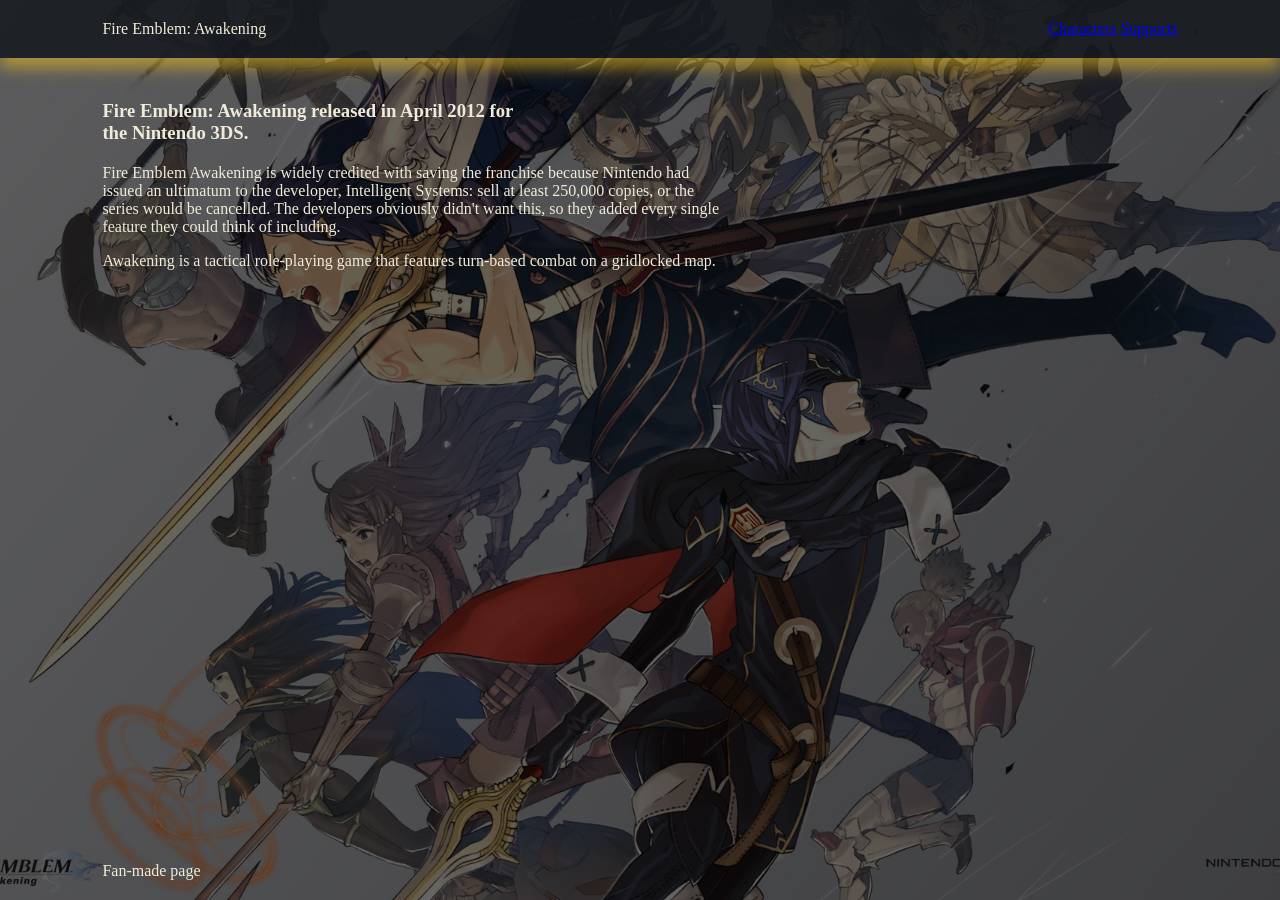
<file: index.html>
<!DOCTYPE html>
<html lang="en">
<head>
	<meta charset="UTF-8">
	<meta name="viewport" content="width=device-width, initial-scale=1.0">
	<link rel="stylesheet" href="/root/FEA.css">
	<title>Fire Emblem: Awakening</title>
</head>
<body>
	<header class="topbar">
		<a class="title">Fire Emblem: Awakening</a>
		<nav>
			<a href="/root/characters.html">Characters</a>
			<a href="/root/Support.html">Supports</a>
		</nav>
	</header>

	<main class="home-copy">
		<h3>Fire Emblem: Awakening released in April 2012 for the Nintendo 3DS.</h3>
		<p>Fire Emblem Awakening is widely credited with saving the franchise because Nintendo had issued an ultimatum to the developer, Intelligent Systems: sell at least 250,000 copies, or the series would be cancelled. The developers obviously didn't want this, so they added every single feature they could think of including.</p>
		<p>Awakening is a tactical role-playing game that features turn-based combat on a gridlocked map.</p>
	</main>

	<footer>
		<span>Fan-made page</span>
	</footer>
</body>
</html>
</file>
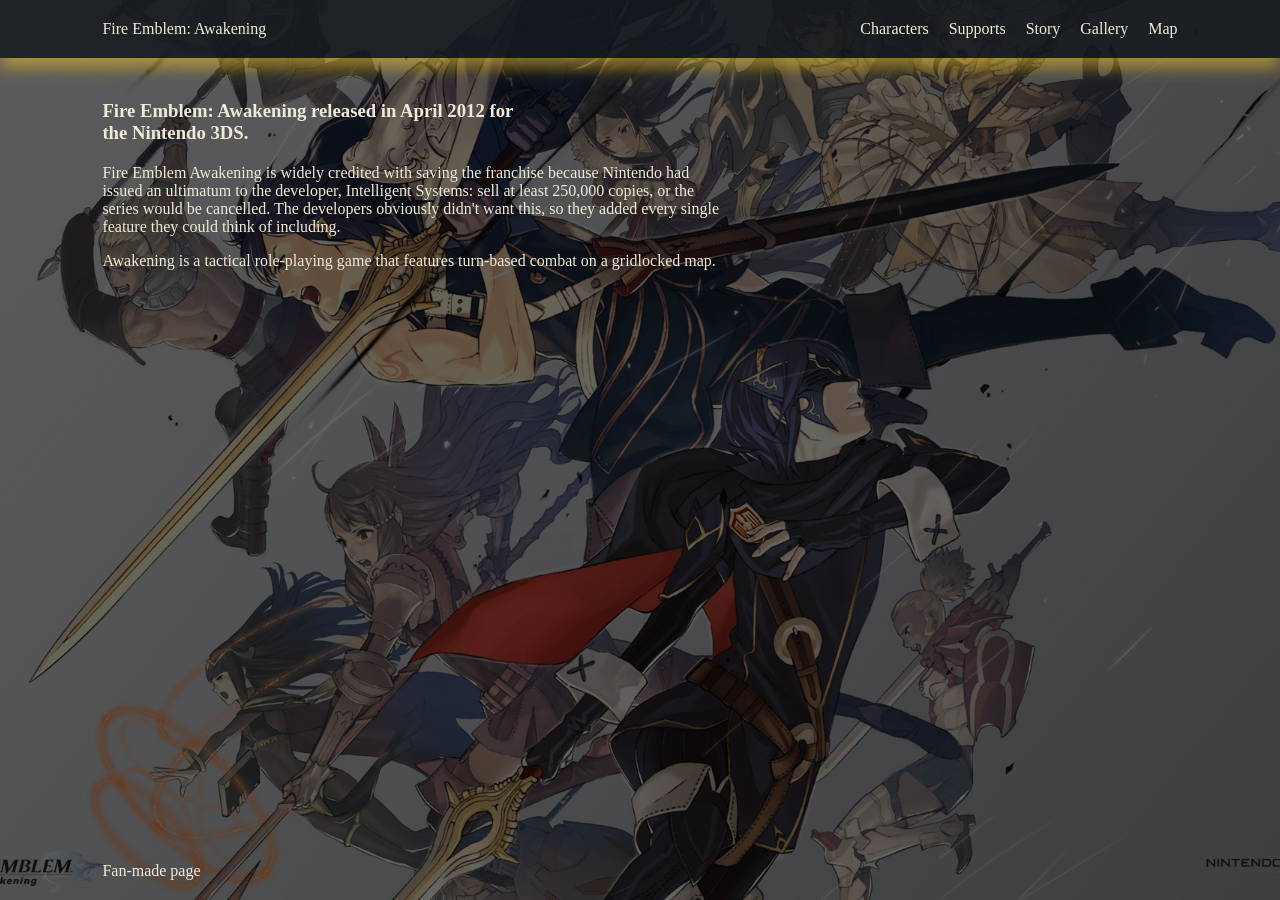
<file: root/index.html>
<!DOCTYPE html>
<html lang="en">
<head>
	<meta charset="UTF-8">
	<meta name="viewport" content="width=device-width, initial-scale=1.0">
	<link rel="stylesheet" href="FEA.css">
	<title>Fire Emblem: Awakening</title>
</head>
<body>
	<header class="topbar">
		<a href="index.html" class="title">Fire Emblem: Awakening</a>
		<button type="button" class="nav-toggle" aria-expanded="false" aria-controls="site-nav" aria-label="Toggle navigation">
			☰
		</button>
		<nav id="site-nav" class="site-nav">
			<a href="characters.html">Characters</a>
			<a href="Support.html">Supports</a>
			<a href="story.html">Story</a>
			<a href="gallery.html">Gallery</a>
			<a href="map.html">Map</a>
		</nav>
	</header>

	<main class="home-copy">
		<h3>Fire Emblem: Awakening released in April 2012 for the Nintendo 3DS.</h3>
		<p>Fire Emblem Awakening is widely credited with saving the franchise because Nintendo had issued an ultimatum to the developer, Intelligent Systems: sell at least 250,000 copies, or the series would be cancelled. The developers obviously didn't want this, so they added every single feature they could think of including.</p>
		<p>Awakening is a tactical role-playing game that features turn-based combat on a gridlocked map.</p>
	</main>

	<div class="video-wrap">
		<iframe
			src="https://www.youtube.com/embed/n-BB3KbVUYI?si=IgDlD2vNKwWwJLk4"
			title="YouTube video player"
			allow="accelerometer; autoplay; clipboard-write; encrypted-media; gyroscope; picture-in-picture; web-share"
			referrerpolicy="strict-origin-when-cross-origin"
			allowfullscreen>
		</iframe>
	</div>

	<footer>
		<span>Fan-made page</span>
	</footer>

<script src="backend/mobileButton.js"></script>
</body>
</html>
</file>
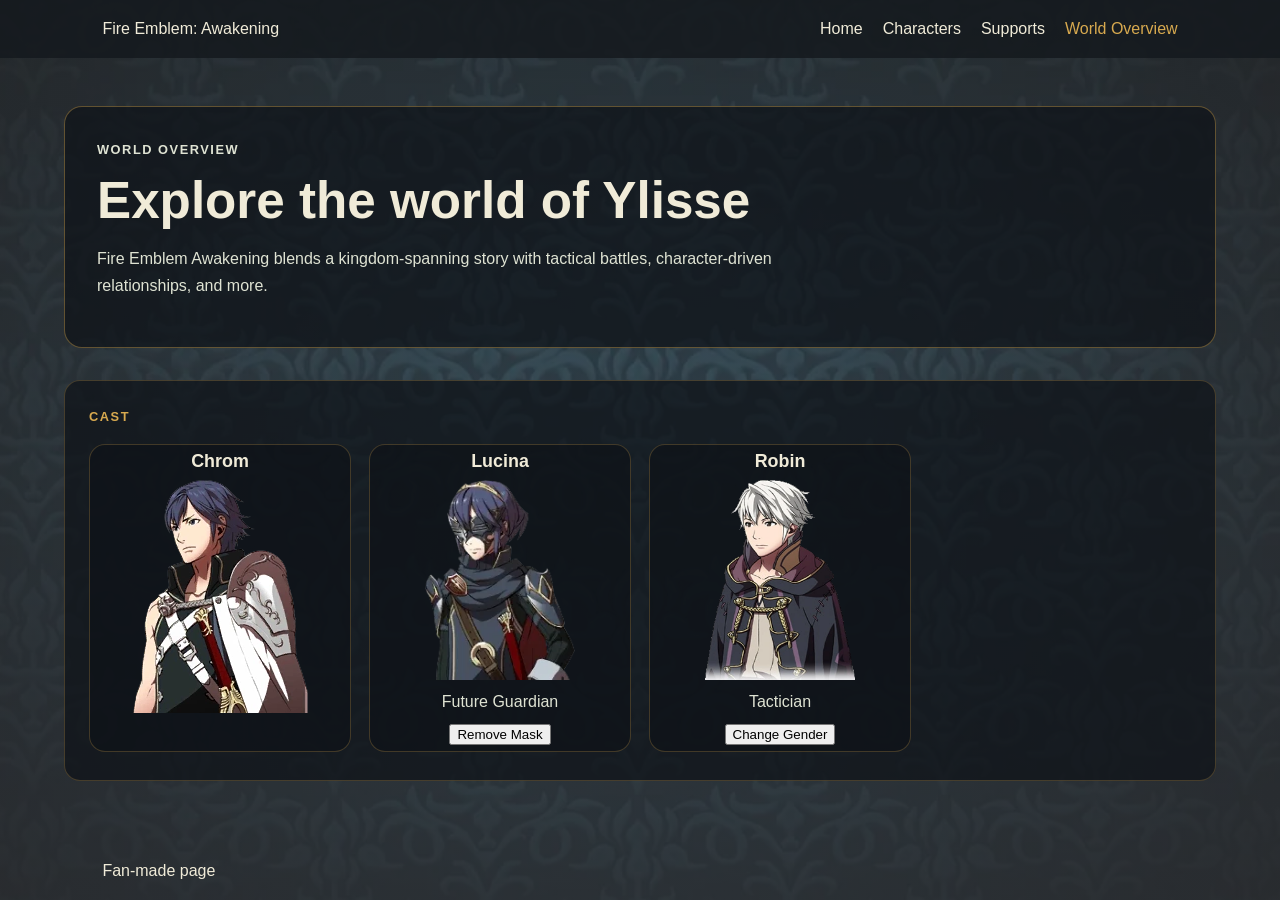
<file: frontend/map.html>
<!DOCTYPE html>
<html lang="en">
  <head>
    <meta charset="UTF-8" />
    <meta name="viewport" content="width=device-width, initial-scale=1.0" />
    <title>Fire Emblem Awakening Overview</title>
    <link rel="stylesheet" href="/frontend/mapScreen.css" />
    <script src="/backend/characterSwitch.js" defer></script>
  </head>
  <body>
    <header class="topbar">
      <a class="title" href="/frontend/home.html">Fire Emblem: Awakening</a>
      <nav>
        <a href="/frontend/home.html">Home</a>
        <a href="/frontend/map.html#characters">Characters</a>
        <a href="/frontend/map.html#supports">Supports</a>
        <a class="selected" href="/frontend/map.html">World Overview</a>
      </nav>
    </header>

    <main class="overview-page">
      <section class="hero">
        <div class="hero-copy">
          <p class="eyebrow">World Overview</p>
          <h1>Explore the world of Ylisse</h1>
          <p>
            Fire Emblem Awakening blends a kingdom-spanning story with tactical battles,
            character-driven relationships, and more.
          </p>
        </div>
      </section>

      <section class="overview-section">
        <div class="section-heading">
          <p class="eyebrow">Cast</p>
        </div>

        <div class="character-list" id="characters">
          <div class="character-card">
            <span class="character-name">Chrom</span>
            <img src="/img/Chrom.png" alt="Chrom" class="character-image" />
          </div>
          <div class="character-card">
            <span class="character-name">Lucina</span>
            <img src="/img/Marth.png" alt="Lucina" class="character-image" width="150" height="200" />
            <span class="character-role">Future Guardian</span>
            <button class="character-button change-img">Remove Mask</button>
          </div>
          <div class="character-card">
            <span class="character-name">Robin</span>
            <img src="/img/Robin.png" alt="Robin" class="character-image" width="150" height="200" />
            <span class="character-role">Tactician</span>
            <button class="character-button change-img">Change Gender</button>
          </div>
        </div>
      </section>
    </main>

    <footer>
      <span>Fan-made page</span>
    </footer>
  </body>
</html>
</file>
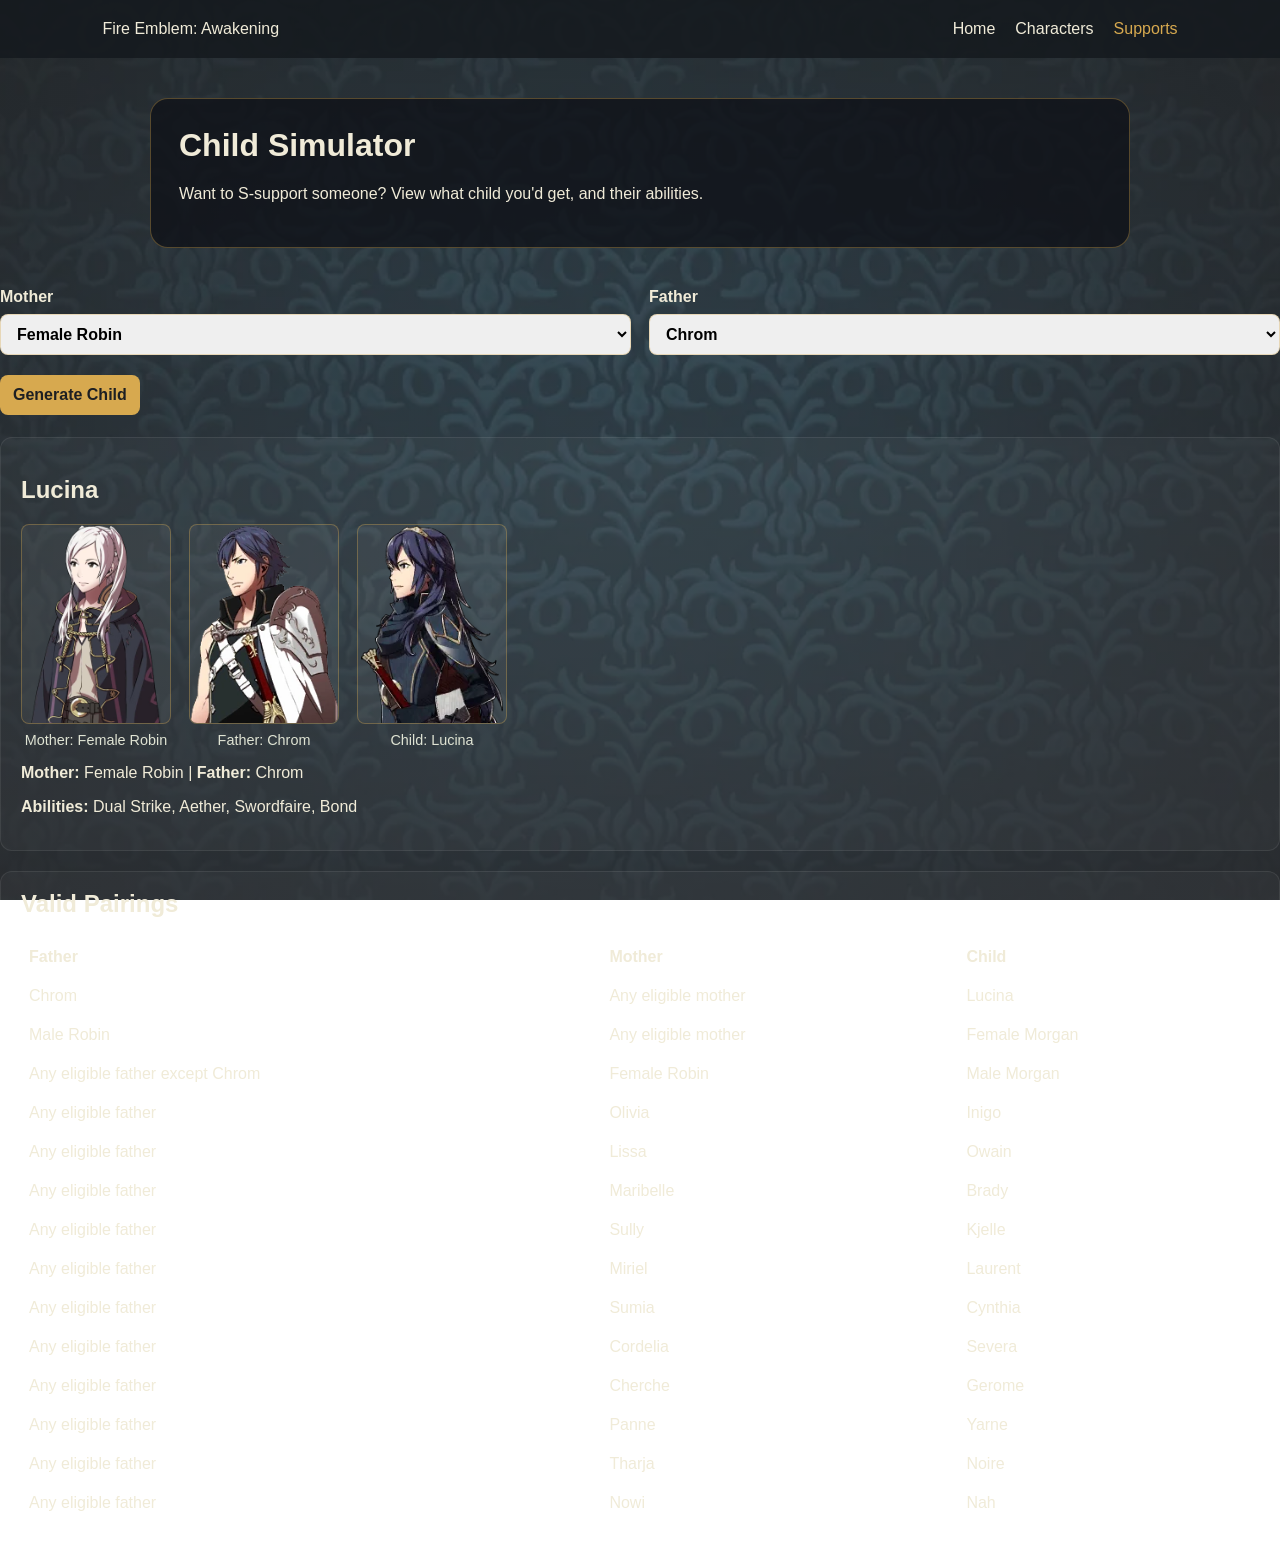
<file: frontend/Support.html>
<!DOCTYPE html>
<html lang="en">
<head>
    <meta charset="UTF-8">
    <meta name="viewport" content="width=device-width, initial-scale=1.0">
    <title>Awakening Support Simulator</title>
    <link rel="stylesheet" href="support.css">
</head>
<body>
    <header class="topbar">
        <a class="title" href="index.html">Fire Emblem: Awakening</a>
        <nav>
            <a href="index.html">Home</a>
            <a href="characters.html">Characters</a>
            <a class="selected" href="Support.html">Supports</a>
        </nav>
    </header>

    <div class="panel">
        <h1>Child Simulator</h1>
        <p>Want to S-support someone? View what child you'd get, and their abilities.</p>
    </div>

        <div class="controls">
            <label>
                Mother
                <select id="motherSelect"></select>
            </label>

            <label>
                Father
                <select id="fatherSelect"></select>
            </label>
        </div>

        <button id="generateBtn">Generate Child</button>

        <div id="result" class="result">
            <h2>Child</h2>
            <p>Choose a mother and father to see the result.</p>
        </div>

        <div class="family-legend" id="familyLegend">
            <h2>Valid Pairings</h2>
            <table>
                <thead>
                    <tr>
                        <th>Father</th>
                        <th>Mother</th>
                        <th>Child</th>
                    </tr>
                </thead>
                <tbody></tbody>
            </table>
        </div>
    </div>

    <script src="../backend/childSystem.js" defer></script>
</body>
</html>
</file>
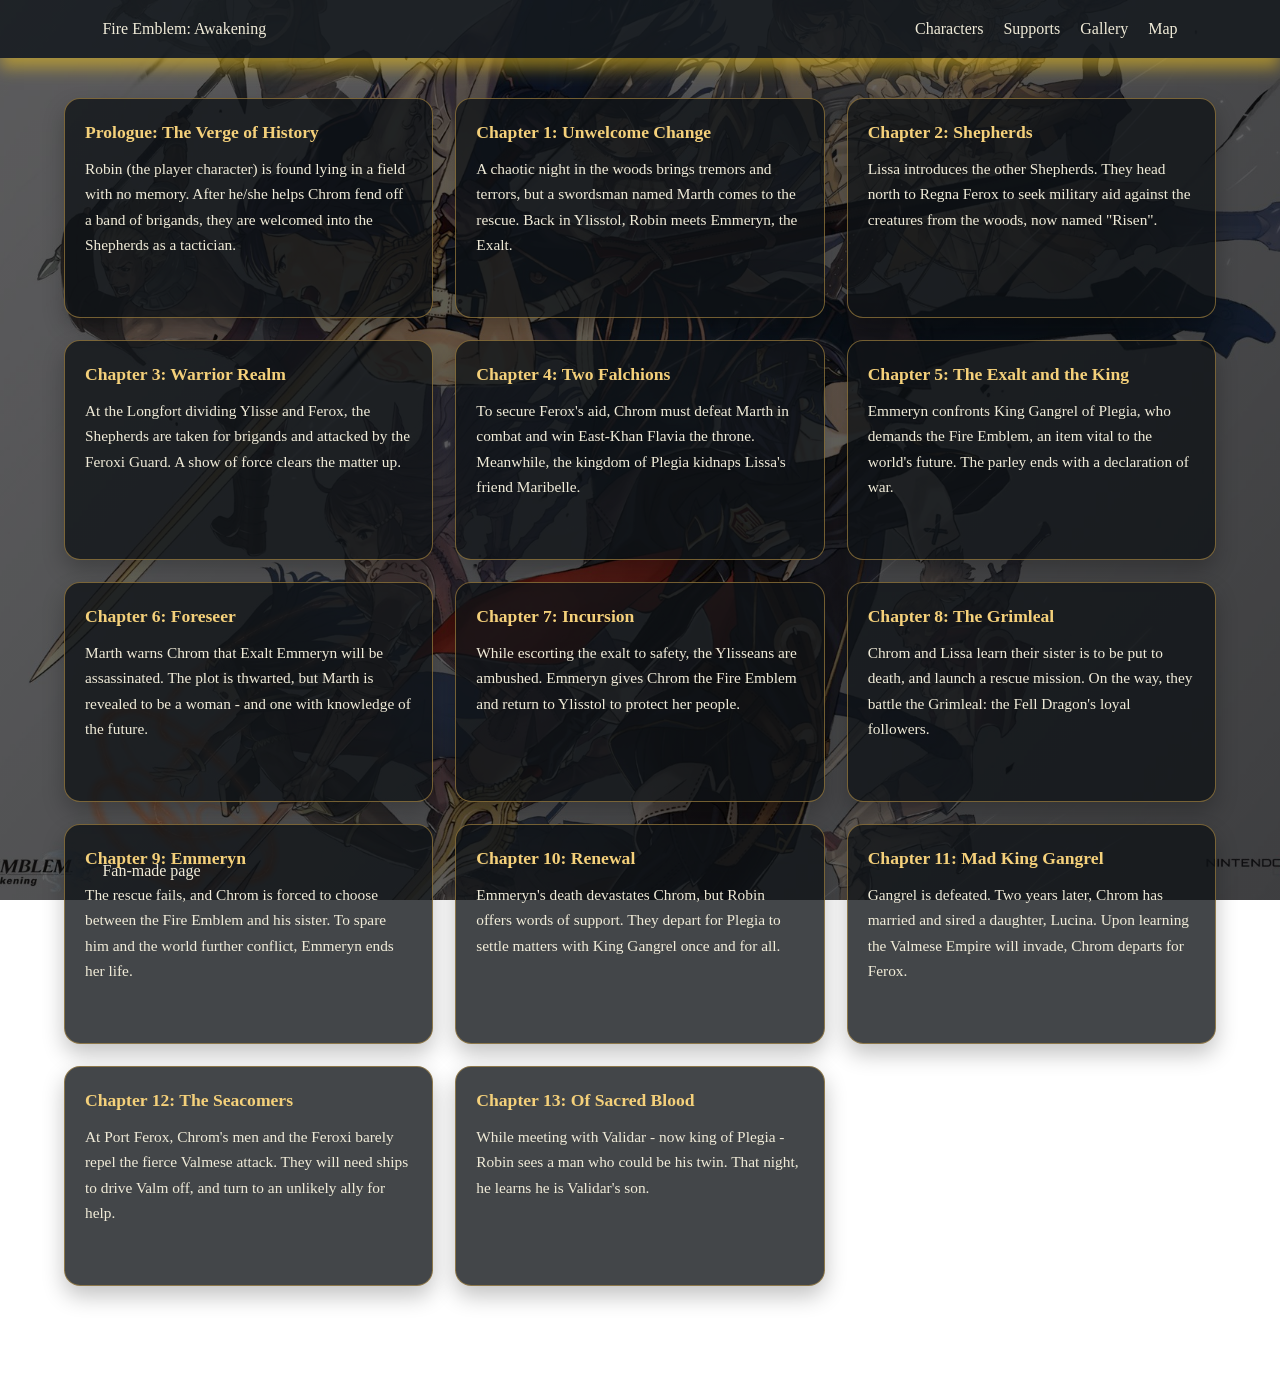
<file: root/story.html>
<!DOCTYPE html>
<html lang="en">
<head>
	<meta charset="UTF-8">
	<meta name="viewport" content="width=device-width, initial-scale=1.0">
	<link rel="stylesheet" href="FEA.css">
	<style>
		.story-container {
			display: grid;
			grid-template-columns: repeat(3, minmax(240px, 1fr));
			gap: 22px;
			margin: 40px auto 110px;
			max-width: 1200px;
			padding: 0 5%;
		}

		.story-card {
			background: rgba(15, 18, 22, 0.78);
			border: 1px solid rgba(215, 169, 79, 0.5);
			border-radius: 16px;
			box-shadow: 0 10px 22px rgba(0, 0, 0, 0.24);
			padding: 22px 20px 18px;
			min-height: 220px;
			width: 100%;
			box-sizing: border-box;
			transition: transform 0.2s ease, border-color 0.2s ease, box-shadow 0.2s ease;
		}

		.story-card:hover {
			transform: translateY(-2px);
			border-color: rgba(244, 208, 122, 0.9);
			box-shadow: 0 14px 26px rgba(0, 0, 0, 0.28);
		}

		.story-card h2,
		.story-card h3 {
			color: #f4d07a;
			margin: 0 0 12px;
			font-size: 1.1rem;
			line-height: 1.3;
		}

		.story-card p {
			margin: 0;
			color: #f0ebd8;
			line-height: 1.65;
			font-size: 0.96rem;
		}

		@media (max-width: 900px) {
			.story-container {
				grid-template-columns: repeat(2, minmax(220px, 1fr));
			}
		}

		@media (max-width: 600px) {
			.story-container {
				grid-template-columns: 1fr;
			}
		}
	</style>
	<title>Fire Emblem: Awakening</title>
</head>
<body>
	<header class="topbar">
		<a class="title" href="index.html">Fire Emblem: Awakening</a>
		<button type="button" class="nav-toggle" aria-expanded="false" aria-controls="site-nav" aria-label="Toggle navigation">
			☰
		</button>
		<nav id="site-nav" class="site-nav">
			<a href="characters.html">Characters</a>
			<a href="Support.html">Supports</a>
            <a href="gallery.html">Gallery</a>
            <a href="map.html">Map</a>
		</nav>
	</header>

    <main class="story-container">
        <article class="story-card">
            <h2>Prologue: The Verge of History</h2>
            <p>Robin (the player character) is found lying in a field with no memory.
            After he/she helps Chrom fend off a band of brigands, they are welcomed into the Shepherds as a tactician.</p>
        </article>

        <article class="story-card">
            <h2>Chapter 1: Unwelcome Change</h2>
            <p>A chaotic night in the woods brings tremors and terrors, but a swordsman named Marth comes to the rescue.
            Back in Ylisstol, Robin meets Emmeryn, the Exalt.
            </p>
        </article>

        <article class="story-card">
            <h2>Chapter 2: Shepherds</h2>
            <p>Lissa introduces the other Shepherds. They head north to Regna Ferox to seek military aid against
                the creatures from the woods, now named "Risen".
            </p>
        </article>

        <article class="story-card">
            <h3>Chapter 3: Warrior Realm</h3>
            <p>
            At the Longfort dividing Ylisse and Ferox, the Shepherds are taken for brigands and attacked by the Feroxi
            Guard. A show of force clears the matter up.
            </p>
        </article>

        <article class="story-card">
            <h2>Chapter 4: Two Falchions</h2>
            <p>
            To secure Ferox's aid, Chrom must defeat Marth in combat and win East-Khan Flavia the throne.
            Meanwhile, the kingdom of Plegia kidnaps Lissa's friend Maribelle.
            </p>
        </article>

        <article class="story-card">
            <h2>Chapter 5: The Exalt and the King</h2>
            <p>
            Emmeryn confronts King Gangrel of Plegia, who demands the Fire Emblem, an item vital to the world's future.
            The parley ends with a declaration of war.
            </p>
        </article>

        <article class="story-card">
            <h2>Chapter 6: Foreseer</h2>
            <p>
            Marth warns Chrom that Exalt Emmeryn will be assassinated. The plot is thwarted, but Marth is revealed to be
            a woman - and one with knowledge of the future.
            </p>
        </article>

        <article class="story-card">
            <h2>Chapter 7: Incursion</h2>
            <p>
            While escorting the exalt to safety, the Ylisseans are ambushed. Emmeryn gives Chrom the Fire Emblem and
            return to Ylisstol to protect her people.
            </p>
        </article>

        <article class="story-card">
            <h2>Chapter 8: The Grimleal</h2>
            <p>
            Chrom and Lissa learn their sister is to be put to death, and launch a rescue mission. On the way, they battle
            the Grimleal: the Fell Dragon's loyal followers.
            </p>
        </article>

        <article class="story-card">
            <h2>Chapter 9: Emmeryn</h2>
            <p>
            The rescue fails, and Chrom is forced to choose between the Fire Emblem and his sister. To spare him and the world
            further conflict, Emmeryn ends her life.
            </p>
        </article>

        <article class="story-card">
            <h2>Chapter 10: Renewal</h2>
            <p>
            Emmeryn's death devastates Chrom, but Robin offers words of support. They depart for Plegia to settle matters
            with King Gangrel once and for all.
            </p>
        </article>

        <article class="story-card">
            <h2>Chapter 11: Mad King Gangrel</h2>
            <p>
            Gangrel is defeated. Two years later, Chrom has married and sired a daughter, Lucina. Upon learning
            the Valmese Empire will invade, Chrom departs for Ferox.
            </p>
        </article>

        <article class="story-card">
            <h2>Chapter 12: The Seacomers</h2>
            <p>
            At Port Ferox, Chrom's men and the Feroxi barely repel the fierce Valmese attack. They will need ships to drive Valm off,
            and turn to an unlikely ally for help.
            </p>
        </article>

        <article class="story-card">
            <h2>Chapter 13: Of Sacred Blood</h2>
            <p>
            While meeting with Validar - now king of Plegia - Robin sees a man who could be his twin. That night, he learns
            he is Validar's son.
            </p>
        </article>
    </main>

    <script src="backend/mobileButton.js"></script>

	<footer>
		<span>Fan-made page</span>
	</footer>
</body>
</html>
</file>
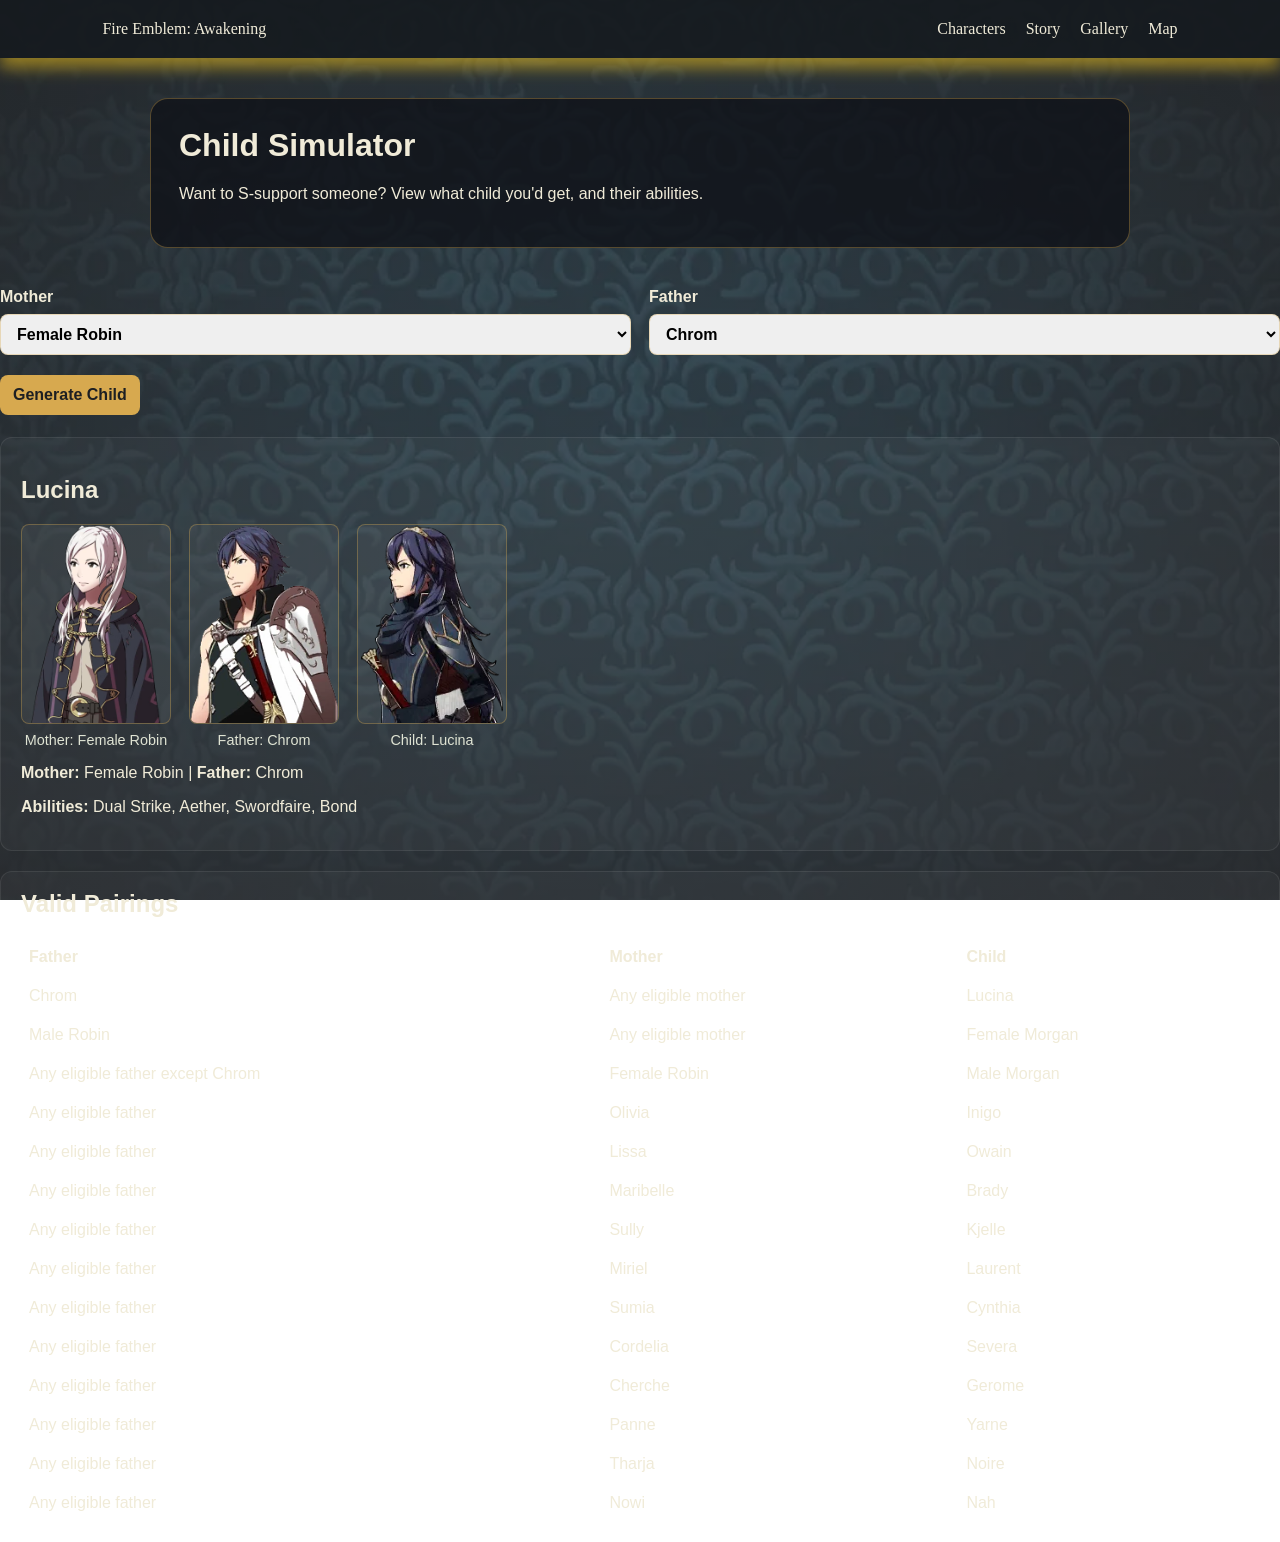
<file: root/Support.html>
<!DOCTYPE html>
<html lang="en">
<head>
    <meta charset="UTF-8">
    <meta name="viewport" content="width=device-width, initial-scale=1.0">
    <title>Awakening Support Simulator</title>
    <link rel="stylesheet" href="support.css">
</head>
<body>
    <header class="topbar">
        <a class="title" href="index.html">Fire Emblem: Awakening</a>
        <button type="button" class="nav-toggle" aria-expanded="false" aria-controls="site-nav" aria-label="Toggle navigation">
            ☰
        </button>
        <nav id="site-nav" class="site-nav">
            <a href="characters.html">Characters</a>
            <a href="story.html">Story</a>
            <a href="gallery.html">Gallery</a>
            <a href="map.html">Map</a>
        </nav>
    </header>

    <div class="panel">
        <h1>Child Simulator</h1>
        <p>Want to S-support someone? View what child you'd get, and their abilities.</p>
    </div>

        <div class="controls">
            <label>
                Mother
                <select id="motherSelect"></select>
            </label>

            <label>
                Father
                <select id="fatherSelect"></select>
            </label>
        </div>

        <button id="generateBtn">Generate Child</button>

        <div id="result" class="result">
            <h2>Child</h2>
            <p>Choose a mother and father to see the result.</p>
        </div>

        <div class="family-legend" id="familyLegend">
            <h2>Valid Pairings</h2>
            <table>
                <thead>
                    <tr>
                        <th>Father</th>
                        <th>Mother</th>
                        <th>Child</th>
                    </tr>
                </thead>
                <tbody></tbody>
            </table>
        </div>
    </div>

    <script src="backend/mobileButton.js"></script>
    <script src="backend/childSystem.js" defer></script>
</body>
</html>
</file>
<file: root/FEA.css>
body {
  background-image: linear-gradient(rgba(0, 0, 0, 0.6), rgba(0, 0, 0, 0.6)), url('img/charactersBG.jpg');
  background-size: cover;
  background-position: center;
  background-attachment: fixed;
  background-repeat: no-repeat;
  color: #f0ebd8;
  margin: 0;
  min-height: 100vh;
}

.topbar {
  align-items: center;
  background: rgba(20, 25, 30, 0.85);
  box-sizing: border-box;
  display: flex;
  gap: 20px;
  justify-content: space-between;
  padding: 20px 8%;
  width: 100%;
  position: relative;
box-shadow: 0px 10px 15px 0px rgba(255, 205, 26, 0.5);
-webkit-box-shadow: 0px 10px 15px 0px rgba(255, 205, 26, 0.5);
}

.title,
.site-nav a {
  color: #f0ebd8;
  text-decoration: none;
}

.title {
  white-space: nowrap;
}

.site-nav {
  display: flex;
  flex-wrap: wrap;
  gap: 20px;
  justify-content: flex-end;
}

.site-nav a:hover,
.site-nav .selected {
  color: #d7a94f;
}

.nav-toggle {
  display: none;
  background: transparent;
  border: 1px solid rgba(240, 235, 216, 0.6);
  border-radius: 6px;
  color: #f0ebd8;
  cursor: pointer;
  font-size: 1.5rem;
  line-height: 1;
  padding: 6px 10px;
  touch-action: manipulation;
  -webkit-tap-highlight-color: transparent;
  user-select: none;
}

.nav-toggle:hover,
.nav-toggle:focus-visible {
  background: rgba(255, 255, 255, 0.06);
  border-color: rgba(240, 235, 216, 0.9);
}

.nav-toggle:active,
.nav-toggle.is-active {
  background: rgba(215, 169, 79, 0.18);
  border-color: rgba(215, 169, 79, 0.8);
  box-shadow: 0 0 0 2px rgba(215, 169, 79, 0.25);
  transform: translateY(1px) scale(0.99);
}

/* Immediate pressed feedback for touch/pointer */
.nav-toggle.is-pressed {
  background: rgba(215, 169, 79, 0.26);
  border-color: rgba(215, 169, 79, 0.95);
  box-shadow: 0 8px 20px rgba(215, 169, 79, 0.12), 0 0 0 4px rgba(215, 169, 79, 0.10);
  transform: translateY(1px) scale(0.985);
}

.story-container {
  display: grid;
  grid-template-columns: repeat(3, minmax(220px, 1fr));
  gap: 22px;
  margin: 40px auto 110px;
  max-width: 1200px;
  padding: 0 5%;
}

.story-card {
  background: rgba(15, 18, 22, 0.72);
  border: 1px solid rgba(215, 169, 79, 0.45);
  border-radius: 16px;
  box-shadow: 0 10px 24px rgba(0, 0, 0, 0.22);
  padding: 28px 30px;
  min-height: 240px;
  width: 100%;
  max-width: none;
  justify-self: stretch;
}

@media (max-width: 900px) {
  .story-container {
    grid-template-columns: repeat(2, minmax(220px, 1fr));
  }
}

@media (max-width: 700px) {
  .topbar {
    flex-wrap: wrap;
    justify-content: space-between;
  }

  .nav-toggle {
    display: inline-flex;
    align-items: center;
    justify-content: center;
    position: relative;
    pointer-events: auto;
  }

  .site-nav {
    display: none;
    width: 100%;
    flex-direction: column;
    align-items: center;
    gap: 12px;
    padding-top: 12px;
    position: relative;
    z-index: 1;
  }

  .site-nav.is-open {
    display: flex;
  }

  .story-container {
    grid-template-columns: 1fr;
  }

  img{
    width: 50%;
  }

  
}

.story-card h2,
.story-card h3 {
  color: #f4d07a;
  margin: 0 0 10px;
}

.story-card p {
  color: #f0ebd8;
  line-height: 1.7;
  margin: 0;
}

footer {
  bottom: 0;
  display: flex;
  justify-content: space-between;
  padding: 20px 8%;
  position: fixed;
  width: 84%;
}

.home-copy {
  margin: 42px 8% 100px;
  max-width: 620px;
}

.home-copy h3 {
  margin: 0 0 20px;
  max-width: 420px;
}

.home-copy p {
  margin: 0 0 16px;
}

.video-wrap {
  margin: 30px 8% 0;
  max-width: 760px;
}

.video-wrap iframe {
  border: 0;
  border-radius: 12px;
  display: block;
  width: min(100%, 700px);
  aspect-ratio: 16 / 9;
  height: auto;
}

@media (min-width: 650px) {
  nav {
    gap: 30px;
  }
}

.image{
  display: flex;
  flex-direction: column;
  align-items: center;
  width: 100%;
}

h2{
  margin-left: 50px;
}

.container{
  width: 100vw;
  display: flex;
  align-items: start;
}

.image img{
  width:70%;
  height:70%;
  margin: 10px 0px 10px 0px;
}
</file>
<file: frontend/mapScreen.css>
* {
  box-sizing: border-box;
}

body {
  background-image: linear-gradient(rgba(62, 64, 68, 0.55), rgba(53, 55, 59, 0.75)), url('/img/BGbg.jpg');
  background-size: cover;
  background-position: center;
  background-attachment: fixed;
  background-repeat: no-repeat;
  color: #f0ebd8;
  font-family: Arial, Helvetica, sans-serif;
  margin: 0;
  min-height: 100vh;
}

.topbar {
  align-items: center;
  background: rgba(20, 25, 30, 0.85);
  display: flex;
  justify-content: space-between;
  padding: 20px 8%;
}

.title,
nav a {
  color: #f0ebd8;
  text-decoration: none;
}

nav {
  display: flex;
  gap: 20px;
}

nav a:hover,
nav .selected {
  color: #d7a94f;
}

.overview-page {
  margin: 0 auto;
  max-width: 1200px;
  padding: 48px 24px 80px;
}

.hero {
  background: rgba(15, 18, 24, 0.72);
  border: 1px solid rgba(215, 169, 79, 0.4);
  border-radius: 18px;
  display: grid;
  gap: 24px;
  grid-template-columns: 2fr 1fr;
  margin-bottom: 32px;
  padding: 32px;
}

.hero-copy h1 {
  font-size: clamp(2.2rem, 4vw, 3.6rem);
  line-height: 1.1;
  margin: 0 0 16px;
}

.eyebrow {
  color: #d7a94f;
  font-size: 0.8rem;
  font-weight: 700;
  letter-spacing: 0.12em;
  margin: 0 0 12px;
  text-transform: uppercase;
}

.hero-copy p,
.info-card p,
.region-text,
.character-role {
  color: #dfe3d3;
  line-height: 1.7;
}

.hero-stats {
  display: grid;
  gap: 18px;
}

.hero-stats div {
  background: rgba(255, 255, 255, 0.04);
  border: 1px solid rgba(255, 255, 255, 0.08);
  border-radius: 12px;
  padding: 18px 16px;
}

.stat-label {
  color: #c2c5b8;
  display: block;
  font-size: 0.8rem;
  margin-bottom: 6px;
  text-transform: uppercase;
}

.info-grid {
  display: grid;
  gap: 24px;
  grid-template-columns: repeat(4, minmax(200px, 1fr));
  margin-bottom: 40px;
}

.info-card,
.region-item,
.character-card,
.overview-section {
  background: rgba(15, 18, 24, 0.72);
  border: 1px solid rgba(215, 169, 79, 0.25);
  border-radius: 16px;
}

.info-card {
  padding: 24px 20px;
}

.info-card h2,
.section-heading h2 {
  margin-top: 0;
}

.overview-section {
  padding: 28px 24px;
}

.section-heading {
  margin-bottom: 20px;
}

.region-list {
  display: grid;
  gap: 18px;
}

.region-item {
  display: flex;
  flex-direction: column;
  gap: 8px;
  padding: 18px 20px;
}

.region-name {
  color: #f0ebd8;
  font-size: 1.1rem;
  font-weight: 700;
}

.character-list {
  display: grid;
  gap: 18px;
  grid-template-columns: repeat(4, minmax(160px, 1fr));
}

.character-card {
  display: flex;
  align-items: center;
  flex-direction: column;
  gap: 8px;
  padding: 6px 18px;
}

.character-name {
  color: #f0ebd8;
  font-size: 1.12rem;
  font-weight: 700;
}

footer {
  bottom: 0;
  display: flex;
  justify-content: space-between;
  padding: 20px 8%;
  position: fixed;
  width: 84%;
}

@media (max-width: 900px) {
  .hero,
  .info-grid,
  .character-list {
    grid-template-columns: 1fr 1fr;
  }

  .hero {
    grid-template-columns: 1fr;
  }
}

@media (max-width: 640px) {
  .topbar,
  nav,
  footer {
    align-items: center;
    flex-direction: column;
    gap: 12px;
    text-align: center;
  }

  .info-grid,
  .character-list {
    grid-template-columns: 1fr;
  }

  .overview-page {
    padding-top: 24px;
  }
}
</file>
<file: frontend/support.css>
* {
  box-sizing: border-box;
}

body {
  background-image: linear-gradient(rgba(62, 64, 68, 0.55), rgba(53, 55, 59, 0.75)), url('/img/BGbg.jpg');
  background-size: cover;
  background-position: center;
  background-attachment: fixed;
  background-repeat: no-repeat;
  color: #f0ebd8;
  font-family: Arial, Helvetica, sans-serif;
  margin: 0;
  min-height: 100vh;
}

.panel {
  background: rgba(15, 18, 24, 0.8);
  border: 1px solid rgba(215, 169, 79, 0.35);
  border-radius: 18px;
  margin: 40px auto;
  max-width: 980px;
  padding: 28px;
}

.panel h1 {
  margin-top: 0;
}

.home {
  align-items: center;
  background: rgba(20, 25, 30, 0.9);
  border-bottom: 1px solid rgba(215, 169, 79, 0.35);
  display: flex;
  gap: 24px;
  justify-content: center;
  margin: 0 auto 28px;
  padding: 16px 24px;
}

.home a {
  color: #f0ebd8;
  font-weight: 700;
  text-decoration: none;
  transition: color 160ms ease, transform 160ms ease;
}

.home a:hover,
.home a.selected {
  color: #d7a94f;
  transform: translateY(-1px);
}

.controls {
  display: grid;
  gap: 18px;
  grid-template-columns: repeat(2, minmax(200px, 1fr));
  margin-bottom: 20px;
}

label {
  display: flex;
  flex-direction: column;
  gap: 8px;
  font-weight: 700;
}

select,
button {
  border: 1px solid rgba(215, 169, 79, 0.35);
  border-radius: 8px;
  font: inherit;
  padding: 10px 12px;
}

button {
  background: #d7a94f;
  color: #1d1f22;
  cursor: pointer;
  font-weight: 700;
  margin-bottom: 22px;
}

.result,
.family-legend {
  background: rgba(255, 255, 255, 0.03);
  border: 1px solid rgba(255, 255, 255, 0.08);
  border-radius: 12px;
  padding: 18px 20px;
}

.result {
  margin-bottom: 20px;
}

.character-images {
  display: flex;
  flex-wrap: wrap;
  gap: 18px;
  margin: 16px 0;
}

.character-image-card {
  margin: 0;
  text-align: center;
}

.character-image {
  background: rgba(255, 255, 255, 0.05);
  border: 1px solid rgba(215, 169, 79, 0.35);
  border-radius: 8px;
  display: block;
  height: 200px;
  object-fit: contain;
  width: 150px;
}

.character-image-card figcaption {
  color: #dfe3d3;
  font-size: 0.9rem;
  margin-top: 8px;
}

.family-legend h2 {
  margin-top: 0;
}

.family-legend table {
  border-collapse: collapse;
  width: 100%;
}

.family-legend th,
.family-legend td {
  border-bottom: 1px solid rgba(255, 255, 255, 0.08);
  padding: 10px 8px;
  text-align: left;
}

.family-legend tbody tr:nth-child(even) {
  background: rgba(255, 255, 255, 0.02);
}

@media (max-width: 640px) {
  .controls {
    grid-template-columns: 1fr;
  }

  .home {
    flex-wrap: wrap;
    gap: 12px 18px;
  }
}

.topbar {
  align-items: center;
  background: rgba(20, 25, 30, 0.85);
  display: flex;
  justify-content: space-between;
  padding: 20px 8%;
}

.title,
nav a {
  color: #f0ebd8;
  text-decoration: none;
}

nav {
  display: flex;
  gap: 20px;
}

nav a:hover,
nav .selected {
  color: #d7a94f;
}

.overview-page {
  margin: 0 auto;
  max-width: 1200px;
  padding: 48px 24px 80px;
}

.hero {
  background: rgba(15, 18, 24, 0.72);
  border: 1px solid rgba(215, 169, 79, 0.4);
  border-radius: 18px;
  display: grid;
  gap: 24px;
  grid-template-columns: 2fr 1fr;
  margin-bottom: 32px;
  padding: 32px;
}

.hero-copy h1 {
  font-size: clamp(2.2rem, 4vw, 3.6rem);
  line-height: 1.1;
  margin: 0 0 16px;
}

.eyebrow {
  color: #d7a94f;
  font-size: 0.8rem;
  font-weight: 700;
  letter-spacing: 0.12em;
  margin: 0 0 12px;
  text-transform: uppercase;
}

.hero-copy p,
.info-card p,
.region-text,
.character-role {
  color: #dfe3d3;
  line-height: 1.7;
}

.hero-stats {
  display: grid;
  gap: 18px;
}

.hero-stats div {
  background: rgba(255, 255, 255, 0.04);
  border: 1px solid rgba(255, 255, 255, 0.08);
  border-radius: 12px;
  padding: 18px 16px;
}

.stat-label {
  color: #c2c5b8;
  display: block;
  font-size: 0.8rem;
  margin-bottom: 6px;
  text-transform: uppercase;
}

.info-grid {
  display: grid;
  gap: 24px;
  grid-template-columns: repeat(4, minmax(200px, 1fr));
  margin-bottom: 40px;
}

.info-card,
.region-item,
.character-card,
.overview-section {
  background: rgba(15, 18, 24, 0.72);
  border: 1px solid rgba(215, 169, 79, 0.25);
  border-radius: 16px;
}

.info-card {
  padding: 24px 20px;
}

.info-card h2,
.section-heading h2 {
  margin-top: 0;
}

.overview-section {
  padding: 28px 24px;
}

.section-heading {
  margin-bottom: 20px;
}

.region-list {
  display: grid;
  gap: 18px;
}

.region-item {
  display: flex;
  flex-direction: column;
  gap: 8px;
  padding: 18px 20px;
}

.region-name {
  color: #f0ebd8;
  font-size: 1.1rem;
  font-weight: 700;
}

.character-list {
  display: grid;
  gap: 18px;
  grid-template-columns: repeat(4, minmax(160px, 1fr));
}

.character-card {
  display: flex;
  align-items: center;
  flex-direction: column;
  gap: 8px;
  padding: 6px 18px;
}

.character-name {
  color: #f0ebd8;
  font-size: 1.12rem;
  font-weight: 700;
}

footer {
  bottom: 0;
  display: flex;
  justify-content: space-between;
  padding: 20px 8%;
  position: fixed;
  width: 84%;
}

@media (max-width: 900px) {
  .hero,
  .info-grid,
  .character-list {
    grid-template-columns: 1fr 1fr;
  }

  .hero {
    grid-template-columns: 1fr;
  }
}

@media (max-width: 640px) {
  .topbar,
  nav,
  footer {
    align-items: center;
    flex-direction: column;
    gap: 12px;
    text-align: center;
  }

  .info-grid,
  .character-list {
    grid-template-columns: 1fr;
  }

  .overview-page {
    padding-top: 24px;
  }
}
</file>
<file: root/support.css>
* {
  box-sizing: border-box;
}

body {
  background-image: linear-gradient(rgba(62, 64, 68, 0.55), rgba(53, 55, 59, 0.75)), url('img/BGbg.jpg');
  background-size: cover;
  background-position: center;
  background-attachment: fixed;
  background-repeat: no-repeat;
  color: #f0ebd8;
  font-family: Arial, Helvetica, sans-serif;
  margin: 0;
  min-height: 100vh;
}

.panel {
  background: rgba(15, 18, 24, 0.8);
  border: 1px solid rgba(215, 169, 79, 0.35);
  border-radius: 18px;
  margin: 40px auto;
  max-width: 980px;
  padding: 28px;
}

.panel h1 {
  margin-top: 0;
}

.home {
  align-items: center;
  background: rgba(20, 25, 30, 0.9);
  border-bottom: 1px solid rgba(215, 169, 79, 0.35);
  display: flex;
  gap: 24px;
  justify-content: center;
  margin: 0 auto 28px;
  padding: 16px 24px;
}

.home a {
  color: #f0ebd8;
  font-weight: 700;
  text-decoration: none;
  transition: color 160ms ease, transform 160ms ease;
}

.home a:hover,
.home a.selected {
  color: #d7a94f;
  transform: translateY(-1px);
}

.controls {
  display: grid;
  gap: 18px;
  grid-template-columns: repeat(2, minmax(200px, 1fr));
  margin-bottom: 20px;
}

label {
  display: flex;
  flex-direction: column;
  gap: 8px;
  font-weight: 700;
}

select,
button {
  border: 1px solid rgba(215, 169, 79, 0.35);
  border-radius: 8px;
  font: inherit;
  padding: 10px 12px;
}

button {
  background: #d7a94f;
  color: #1d1f22;
  cursor: pointer;
  font-weight: 700;
  margin-bottom: 22px;
}

.result,
.family-legend {
  background: rgba(255, 255, 255, 0.03);
  border: 1px solid rgba(255, 255, 255, 0.08);
  border-radius: 12px;
  padding: 18px 20px;
}

.result {
  margin-bottom: 20px;
}

.character-images {
  display: flex;
  flex-wrap: wrap;
  gap: 18px;
  margin: 16px 0;
}

.character-image-card {
  margin: 0;
  text-align: center;
}

.character-image {
  background: rgba(255, 255, 255, 0.05);
  border: 1px solid rgba(215, 169, 79, 0.35);
  border-radius: 8px;
  display: block;
  height: 200px;
  object-fit: contain;
  width: 150px;
}

.character-image-card figcaption {
  color: #dfe3d3;
  font-size: 0.9rem;
  margin-top: 8px;
}

.family-legend h2 {
  margin-top: 0;
}

.family-legend table {
  border-collapse: collapse;
  width: 100%;
}

.family-legend th,
.family-legend td {
  border-bottom: 1px solid rgba(255, 255, 255, 0.08);
  padding: 10px 8px;
  text-align: left;
}

.family-legend tbody tr:nth-child(even) {
  background: rgba(255, 255, 255, 0.02);
}

@media (max-width: 700px) {
  .topbar {
    flex-wrap: wrap;
    justify-content: space-between;
  }

  .nav-toggle {
    display: inline-flex;
    align-items: center;
    justify-content: center;
    position: relative;
    pointer-events: auto;
  }

  .site-nav {
    display: none;
    width: 100%;
    flex-direction: column;
    align-items: center;
    gap: 12px;
    padding-top: 12px;
    position: relative;
    z-index: 1;
  }

  .site-nav.is-open {
    display: flex;
  }

  .controls {
    grid-template-columns: 1fr;
  }

  .home {
    flex-wrap: wrap;
    gap: 12px 18px;
  }
}

.topbar {
  align-items: center;
  background: rgba(20, 25, 30, 0.85);
  display: flex;
  justify-content: space-between;
  padding: 20px 8%;
  position: relative;
  box-shadow: 0px 10px 15px 0px rgba(255, 205, 26, 0.5);
-webkit-box-shadow: 0px 10px 15px 0px rgba(255, 205, 26, 0.5);
}

.title{
  font-family: none;
}

.title,
.site-nav a {
  color: #f0ebd8;
  text-decoration: none;
  font-family: none;
}

.site-nav {
  display: flex;
  gap: 20px;
}

.site-nav a:hover,
.site-nav .selected {
  color: #d7a94f;
}

.nav-toggle {
  display: none;
  background: transparent;
  border: 1px solid rgba(240, 235, 216, 0.6);
  border-radius: 6px;
  color: #f0ebd8;
  cursor: pointer;
  font-size: 1.5rem;
  line-height: 1;
  padding: 6px 10px;
}

.overview-page {
  margin: 0 auto;
  max-width: 1200px;
  padding: 48px 24px 80px;
}

.hero {
  background: rgba(15, 18, 24, 0.72);
  border: 1px solid rgba(215, 169, 79, 0.4);
  border-radius: 18px;
  display: grid;
  gap: 24px;
  grid-template-columns: 2fr 1fr;
  margin-bottom: 32px;
  padding: 32px;
}

.hero-copy h1 {
  font-size: clamp(2.2rem, 4vw, 3.6rem);
  line-height: 1.1;
  margin: 0 0 16px;
}

.eyebrow {
  color: #d7a94f;
  font-size: 0.8rem;
  font-weight: 700;
  letter-spacing: 0.12em;
  margin: 0 0 12px;
  text-transform: uppercase;
}

.hero-copy p,
.info-card p,
.region-text,
.character-role {
  color: #dfe3d3;
  line-height: 1.7;
}

.hero-stats {
  display: grid;
  gap: 18px;
}

.hero-stats div {
  background: rgba(255, 255, 255, 0.04);
  border: 1px solid rgba(255, 255, 255, 0.08);
  border-radius: 12px;
  padding: 18px 16px;
}

.stat-label {
  color: #c2c5b8;
  display: block;
  font-size: 0.8rem;
  margin-bottom: 6px;
  text-transform: uppercase;
}

.info-grid {
  display: grid;
  gap: 24px;
  grid-template-columns: repeat(4, minmax(200px, 1fr));
  margin-bottom: 40px;
}

.info-card,
.region-item,
.character-card,
.overview-section {
  background: rgba(15, 18, 24, 0.72);
  border: 1px solid rgba(215, 169, 79, 0.25);
  border-radius: 16px;
}

.info-card {
  padding: 24px 20px;
}

.info-card h2,
.section-heading h2 {
  margin-top: 0;
}

.overview-section {
  padding: 28px 24px;
}

.section-heading {
  margin-bottom: 20px;
}

.region-list {
  display: grid;
  gap: 18px;
}

.region-item {
  display: flex;
  flex-direction: column;
  gap: 8px;
  padding: 18px 20px;
}

.region-name {
  color: #f0ebd8;
  font-size: 1.1rem;
  font-weight: 700;
}

.character-list {
  display: grid;
  gap: 18px;
  grid-template-columns: repeat(4, minmax(160px, 1fr));
}

.character-card {
  display: flex;
  align-items: center;
  flex-direction: column;
  gap: 8px;
  padding: 6px 18px;
}

.character-name {
  color: #f0ebd8;
  font-size: 1.12rem;
  font-weight: 700;
}

footer {
  bottom: 0;
  display: flex;
  justify-content: space-between;
  padding: 20px 8%;
  position: fixed;
  width: 84%;
}

@media (max-width: 900px) {
  .hero,
  .info-grid,
  .character-list {
    grid-template-columns: 1fr 1fr;
  }

  .hero {
    grid-template-columns: 1fr;
  }
}

/* @media (max-width: 640px) {
  .topbar,
  nav,
  footer {
    align-items: center;
    flex-direction: column;
    gap: 12px;
    text-align: center;
  }

  .info-grid,
  .character-list {
    grid-template-columns: 1fr;
  }

  .overview-page {
    padding-top: 24px;
  }
} */

@media (max-width: 700px) {
  .topbar {
    flex-wrap: wrap;
    justify-content: space-between;
  }

  .nav-toggle {
    display: inline-flex;
    align-items: center;
    justify-content: center;
  }

  .site-nav {
    display: none;
    width: 100%;
    flex-direction: column;
    align-items: center;
    gap: 12px;
    padding-top: 12px;
  }

  .site-nav.is-open {
    display: flex;
  }

  .story-container {
    grid-template-columns: 1fr;
  }
}
.nav-toggle:hover,
.nav-toggle:focus-visible {
  background: rgba(255, 255, 255, 0.06);
  border-color: rgba(240, 235, 216, 0.9);
}

.nav-toggle:active,
.nav-toggle.is-active {
  background: rgba(215, 169, 79, 0.18);
  border-color: rgba(215, 169, 79, 0.8);
  box-shadow: 0 0 0 2px rgba(215, 169, 79, 0.25);
  transform: translateY(1px) scale(0.99);
}
</file>
